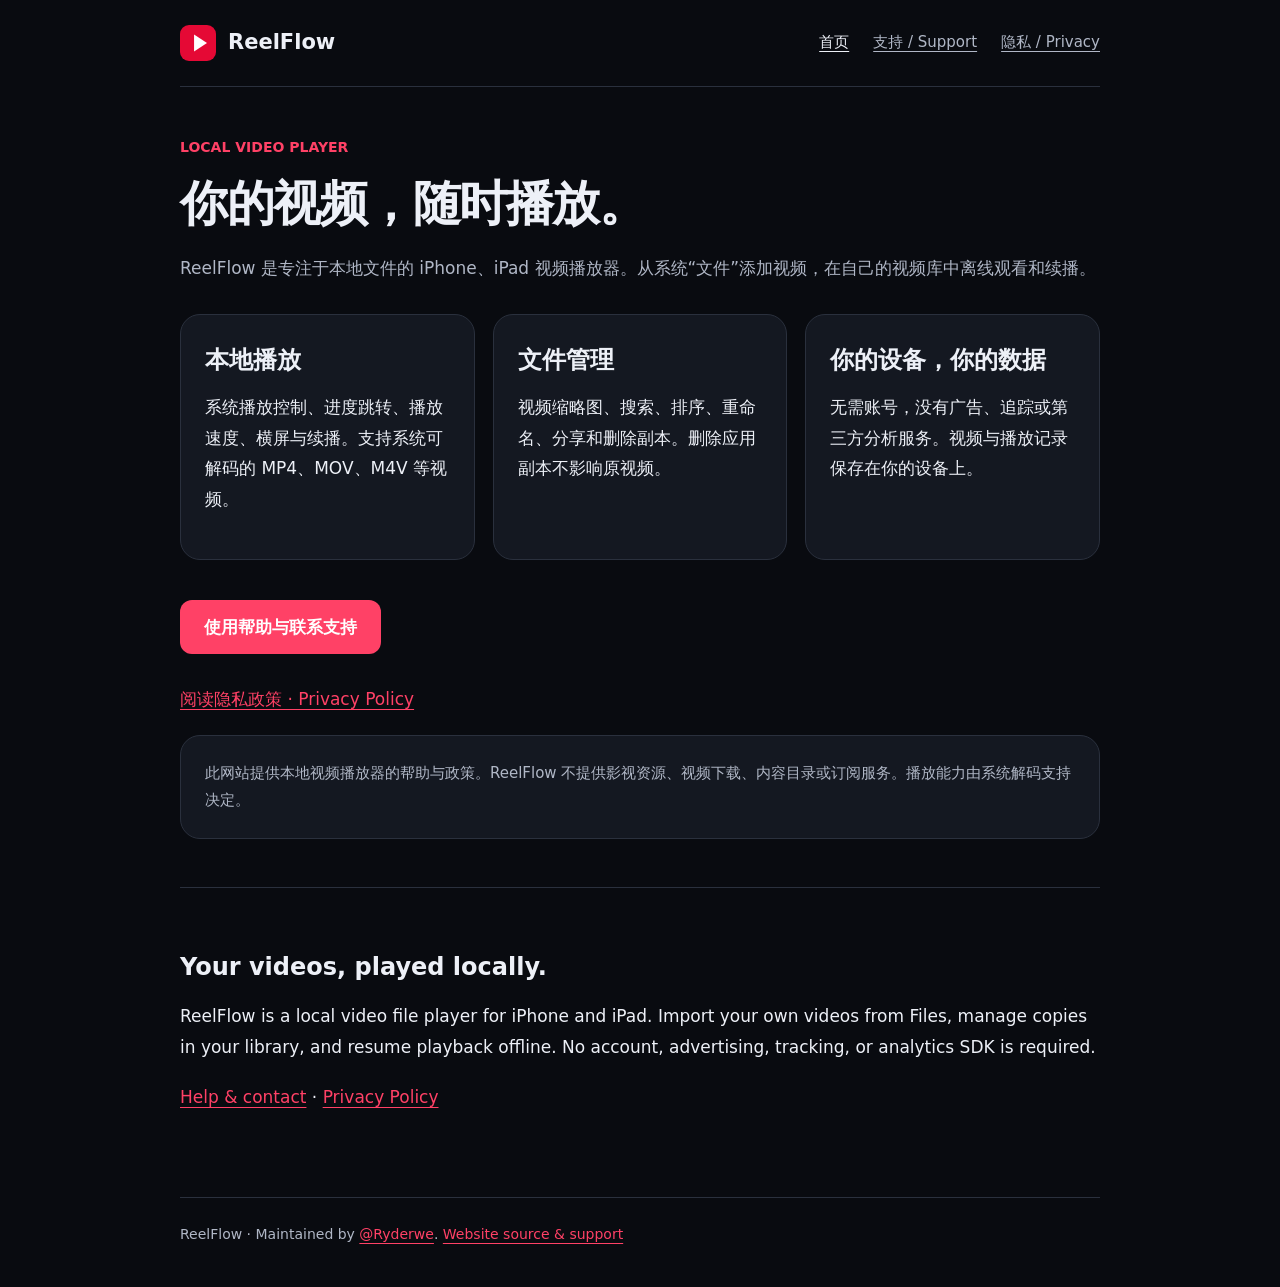
<file: index.html>
<!doctype html><html lang="zh-CN"><head><meta charset="utf-8"><meta name="viewport" content="width=device-width,initial-scale=1"><meta name="description" content="ReelFlow 本地视频播放器的官方支持与隐私政策。"><title>ReelFlow · 本地视频播放器</title><link rel="stylesheet" href="styles.css"><link rel="icon" href="icon.svg" type="image/svg+xml"></head><body>
<header><a class="brand" href="./"><img src="icon.svg" alt="">ReelFlow</a><nav aria-label="主导航"><a href="./" aria-current="page">首页</a><a href="support.html">支持 / Support</a><a href="privacy.html">隐私 / Privacy</a></nav></header>
<main><span class="tag">LOCAL VIDEO PLAYER</span><h1>你的视频，随时播放。</h1><p class="lead">ReelFlow 是专注于本地文件的 iPhone、iPad 视频播放器。从系统“文件”添加视频，在自己的视频库中离线观看和续播。</p>
<div class="cards"><section class="card"><h2>本地播放</h2><p>系统播放控制、进度跳转、播放速度、横屏与续播。支持系统可解码的 MP4、MOV、M4V 等视频。</p></section><section class="card"><h2>文件管理</h2><p>视频缩略图、搜索、排序、重命名、分享和删除副本。删除应用副本不影响原视频。</p></section><section class="card"><h2>你的设备，你的数据</h2><p>无需账号，没有广告、追踪或第三方分析服务。视频与播放记录保存在你的设备上。</p></section></div>
<p><a class="button" href="support.html">使用帮助与联系支持</a></p><p><a href="privacy.html">阅读隐私政策 · Privacy Policy</a></p><div class="notice">此网站提供本地视频播放器的帮助与政策。ReelFlow 不提供影视资源、视频下载、内容目录或订阅服务。播放能力由系统解码支持决定。</div>
<section class="english" lang="en"><h2>Your videos, played locally.</h2><p>ReelFlow is a local video file player for iPhone and iPad. Import your own videos from Files, manage copies in your library, and resume playback offline. No account, advertising, tracking, or analytics SDK is required.</p><p><a href="support.html#english">Help &amp; contact</a> · <a href="privacy.html#english">Privacy Policy</a></p></section></main>
<footer>ReelFlow · Maintained by <a href="https://github.com/Ryderwe" rel="me">@Ryderwe</a>. <a href="https://github.com/Ryderwe/reelflow-support">Website source &amp; support</a></footer></body></html>
</file>
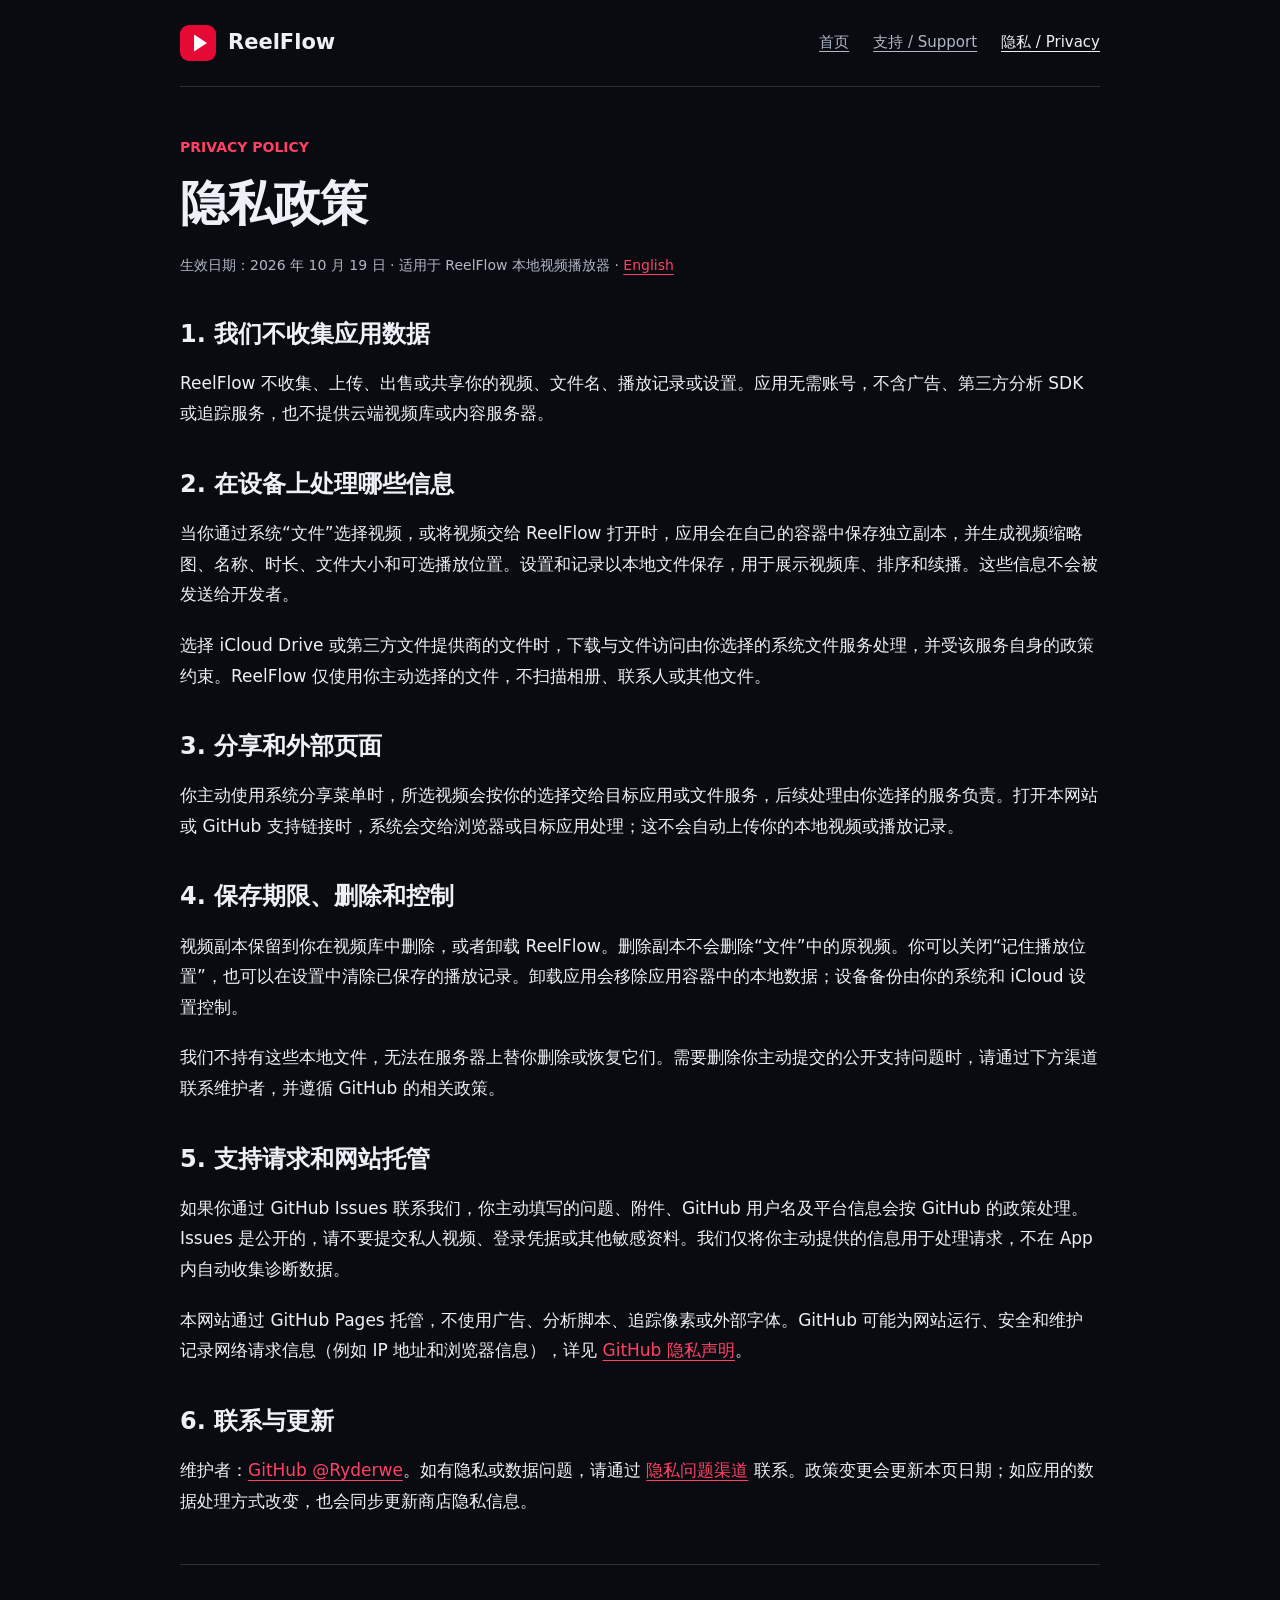
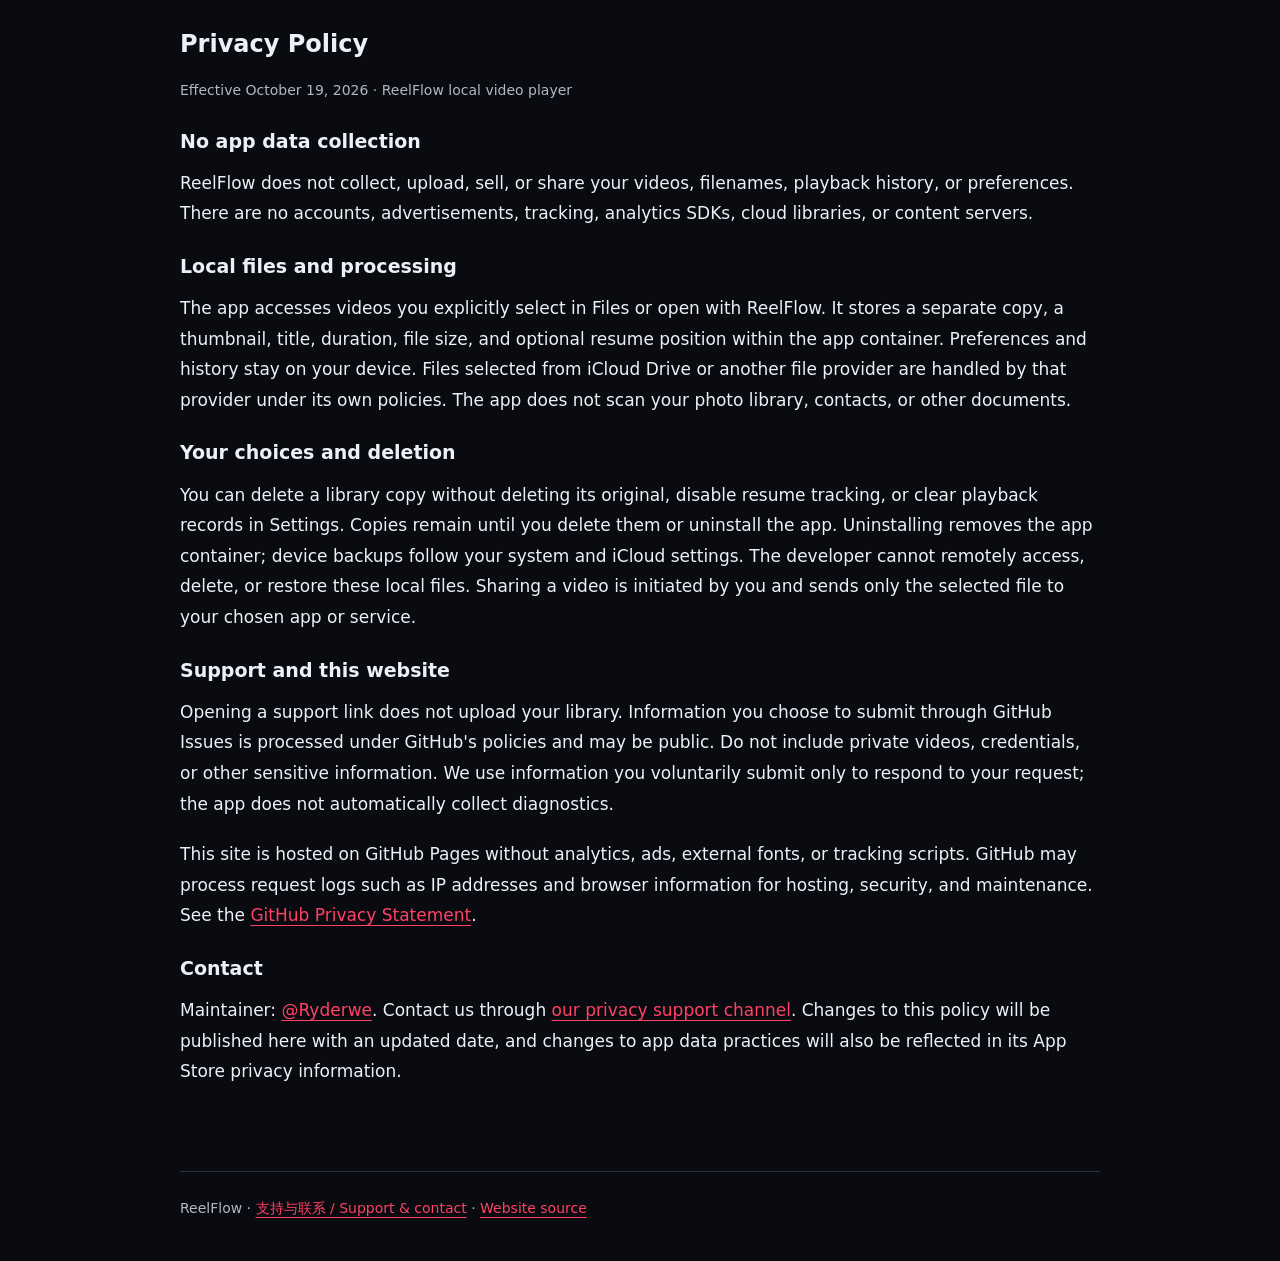
<file: privacy.html>
<!doctype html><html lang="zh-CN"><head><meta charset="utf-8"><meta name="viewport" content="width=device-width,initial-scale=1"><meta name="description" content="ReelFlow 本地视频播放器隐私政策：设备本地处理、文件访问与删除、支持渠道和网站托管说明。"><title>隐私政策 · ReelFlow</title><link rel="stylesheet" href="styles.css"><link rel="icon" href="icon.svg" type="image/svg+xml"></head><body>
<header><a class="brand" href="./"><img src="icon.svg" alt="">ReelFlow</a><nav aria-label="主导航"><a href="./">首页</a><a href="support.html">支持 / Support</a><a href="privacy.html" aria-current="page">隐私 / Privacy</a></nav></header>
<main><span class="tag">PRIVACY POLICY</span><h1>隐私政策</h1><p class="meta">生效日期：2026 年 10 月 19 日 · 适用于 ReelFlow 本地视频播放器 · <a href="#english">English</a></p>
<h2>1. 我们不收集应用数据</h2><p>ReelFlow 不收集、上传、出售或共享你的视频、文件名、播放记录或设置。应用无需账号，不含广告、第三方分析 SDK 或追踪服务，也不提供云端视频库或内容服务器。</p>
<h2>2. 在设备上处理哪些信息</h2><p>当你通过系统“文件”选择视频，或将视频交给 ReelFlow 打开时，应用会在自己的容器中保存独立副本，并生成视频缩略图、名称、时长、文件大小和可选播放位置。设置和记录以本地文件保存，用于展示视频库、排序和续播。这些信息不会被发送给开发者。</p><p>选择 iCloud Drive 或第三方文件提供商的文件时，下载与文件访问由你选择的系统文件服务处理，并受该服务自身的政策约束。ReelFlow 仅使用你主动选择的文件，不扫描相册、联系人或其他文件。</p>
<h2>3. 分享和外部页面</h2><p>你主动使用系统分享菜单时，所选视频会按你的选择交给目标应用或文件服务，后续处理由你选择的服务负责。打开本网站或 GitHub 支持链接时，系统会交给浏览器或目标应用处理；这不会自动上传你的本地视频或播放记录。</p>
<h2>4. 保存期限、删除和控制</h2><p>视频副本保留到你在视频库中删除，或者卸载 ReelFlow。删除副本不会删除“文件”中的原视频。你可以关闭“记住播放位置”，也可以在设置中清除已保存的播放记录。卸载应用会移除应用容器中的本地数据；设备备份由你的系统和 iCloud 设置控制。</p><p>我们不持有这些本地文件，无法在服务器上替你删除或恢复它们。需要删除你主动提交的公开支持问题时，请通过下方渠道联系维护者，并遵循 GitHub 的相关政策。</p>
<h2>5. 支持请求和网站托管</h2><p>如果你通过 GitHub Issues 联系我们，你主动填写的问题、附件、GitHub 用户名及平台信息会按 GitHub 的政策处理。Issues 是公开的，请不要提交私人视频、登录凭据或其他敏感资料。我们仅将你主动提供的信息用于处理请求，不在 App 内自动收集诊断数据。</p><p>本网站通过 GitHub Pages 托管，不使用广告、分析脚本、追踪像素或外部字体。GitHub 可能为网站运行、安全和维护记录网络请求信息（例如 IP 地址和浏览器信息），详见 <a href="https://docs.github.com/en/site-policy/privacy-policies/github-general-privacy-statement">GitHub 隐私声明</a>。</p>
<h2>6. 联系与更新</h2><p>维护者：<a href="https://github.com/Ryderwe">GitHub @Ryderwe</a>。如有隐私或数据问题，请通过 <a href="https://github.com/Ryderwe/reelflow-support/issues/new?labels=privacy&amp;title=Privacy%20request">隐私问题渠道</a> 联系。政策变更会更新本页日期；如应用的数据处理方式改变，也会同步更新商店隐私信息。</p>
<section class="english" lang="en" id="english"><h2>Privacy Policy</h2><p class="meta">Effective October 19, 2026 · ReelFlow local video player</p>
<h3>No app data collection</h3><p>ReelFlow does not collect, upload, sell, or share your videos, filenames, playback history, or preferences. There are no accounts, advertisements, tracking, analytics SDKs, cloud libraries, or content servers.</p>
<h3>Local files and processing</h3><p>The app accesses videos you explicitly select in Files or open with ReelFlow. It stores a separate copy, a thumbnail, title, duration, file size, and optional resume position within the app container. Preferences and history stay on your device. Files selected from iCloud Drive or another file provider are handled by that provider under its own policies. The app does not scan your photo library, contacts, or other documents.</p>
<h3>Your choices and deletion</h3><p>You can delete a library copy without deleting its original, disable resume tracking, or clear playback records in Settings. Copies remain until you delete them or uninstall the app. Uninstalling removes the app container; device backups follow your system and iCloud settings. The developer cannot remotely access, delete, or restore these local files. Sharing a video is initiated by you and sends only the selected file to your chosen app or service.</p>
<h3>Support and this website</h3><p>Opening a support link does not upload your library. Information you choose to submit through GitHub Issues is processed under GitHub's policies and may be public. Do not include private videos, credentials, or other sensitive information. We use information you voluntarily submit only to respond to your request; the app does not automatically collect diagnostics.</p><p>This site is hosted on GitHub Pages without analytics, ads, external fonts, or tracking scripts. GitHub may process request logs such as IP addresses and browser information for hosting, security, and maintenance. See the <a href="https://docs.github.com/en/site-policy/privacy-policies/github-general-privacy-statement">GitHub Privacy Statement</a>.</p>
<h3>Contact</h3><p>Maintainer: <a href="https://github.com/Ryderwe">@Ryderwe</a>. Contact us through <a href="https://github.com/Ryderwe/reelflow-support/issues/new?labels=privacy&amp;title=Privacy%20request">our privacy support channel</a>. Changes to this policy will be published here with an updated date, and changes to app data practices will also be reflected in its App Store privacy information.</p></section></main>
<footer>ReelFlow · <a href="support.html">支持与联系 / Support &amp; contact</a> · <a href="https://github.com/Ryderwe/reelflow-support">Website source</a></footer></body></html>
</file>
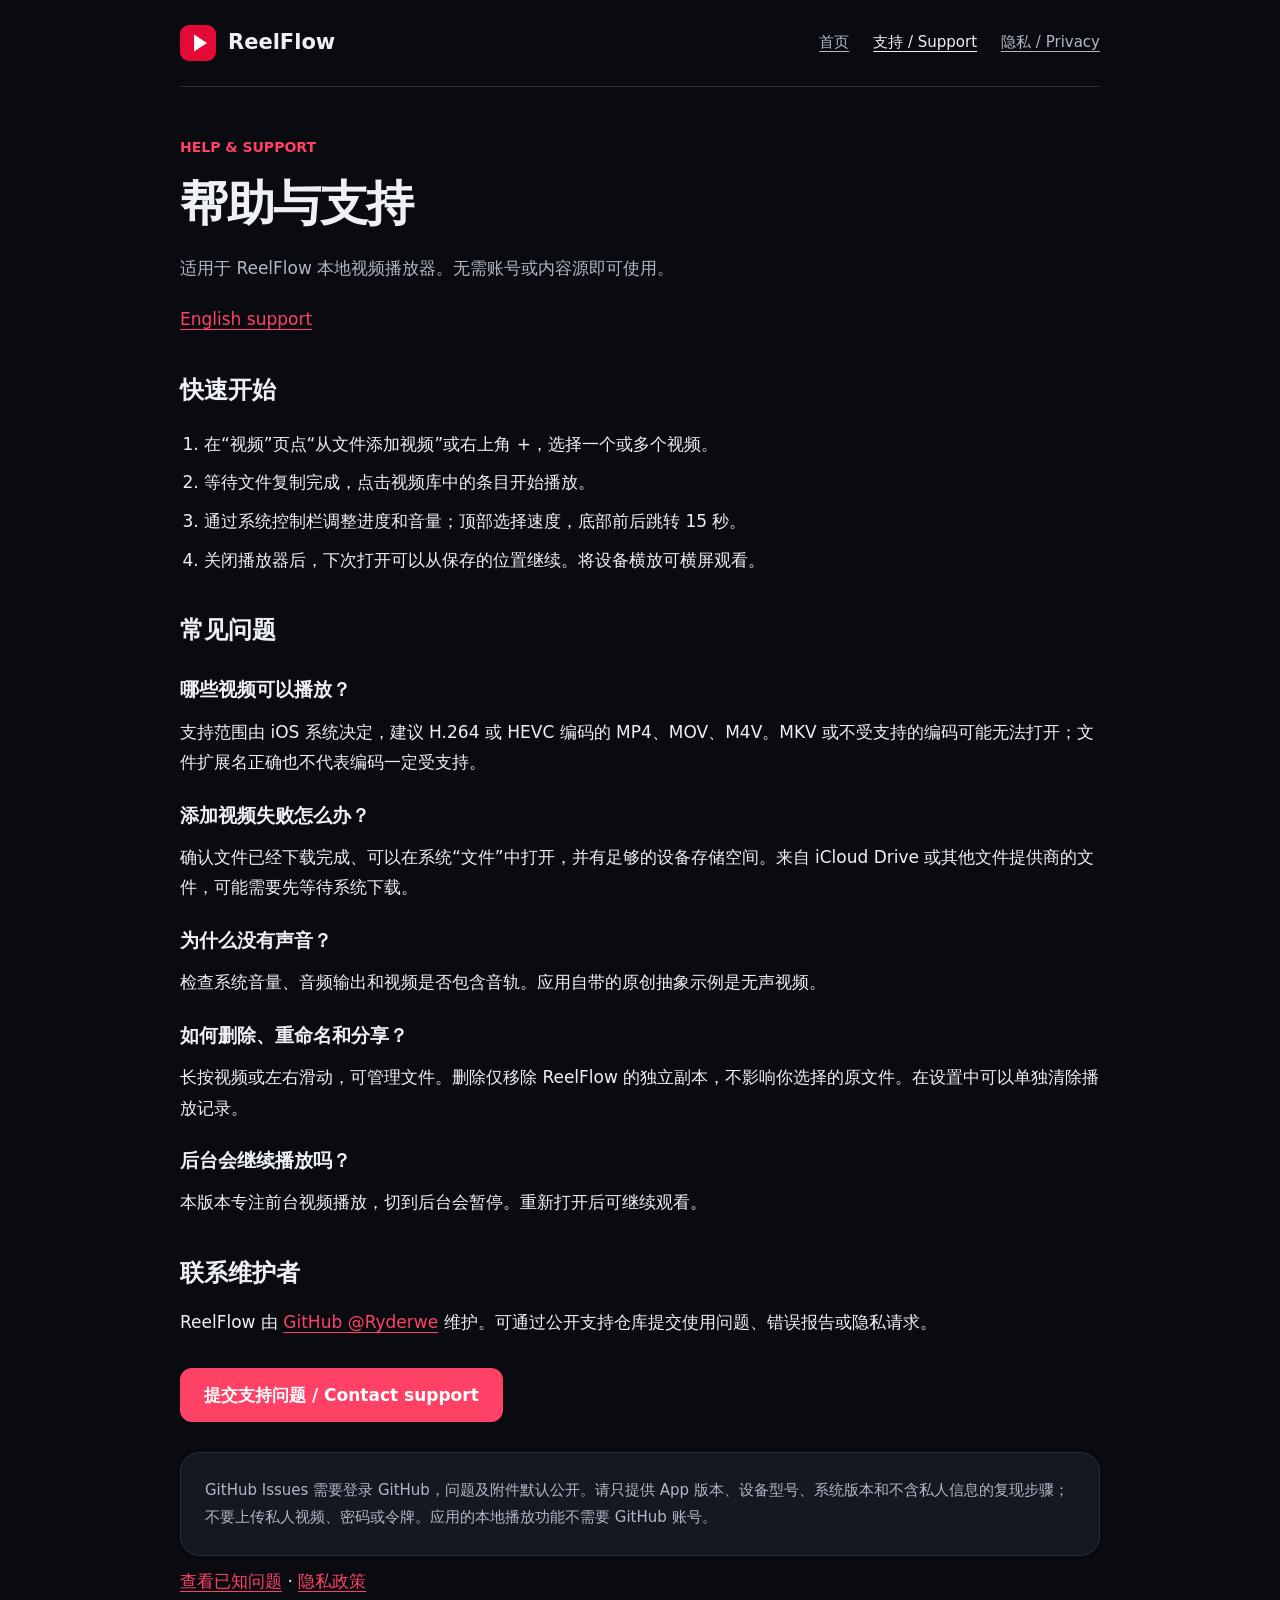
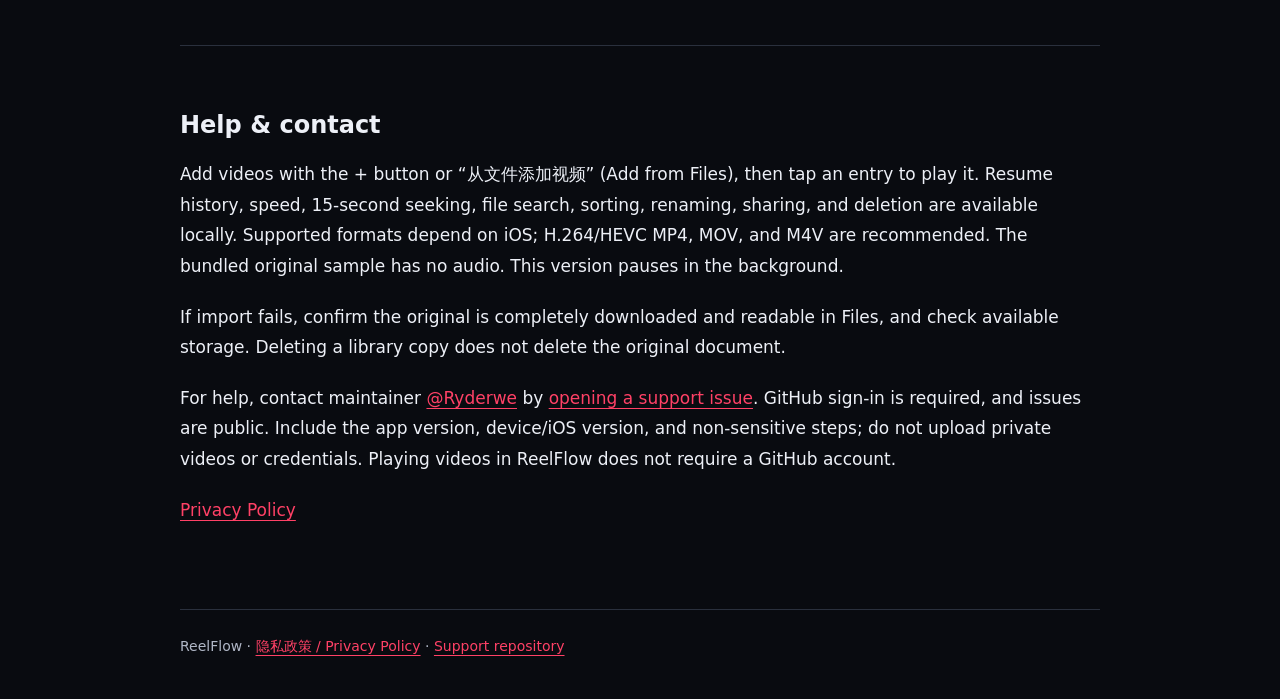
<file: support.html>
<!doctype html><html lang="zh-CN"><head><meta charset="utf-8"><meta name="viewport" content="width=device-width,initial-scale=1"><meta name="description" content="ReelFlow 视频添加、播放、续播、文件管理帮助，以及联系维护者的官方渠道。"><title>帮助与支持 · ReelFlow</title><link rel="stylesheet" href="styles.css"><link rel="icon" href="icon.svg" type="image/svg+xml"></head><body>
<header><a class="brand" href="./"><img src="icon.svg" alt="">ReelFlow</a><nav aria-label="主导航"><a href="./">首页</a><a href="support.html" aria-current="page">支持 / Support</a><a href="privacy.html">隐私 / Privacy</a></nav></header>
<main><span class="tag">HELP &amp; SUPPORT</span><h1>帮助与支持</h1><p class="lead">适用于 ReelFlow 本地视频播放器。无需账号或内容源即可使用。</p><p><a href="#english">English support</a></p>
<h2>快速开始</h2><ol><li>在“视频”页点“从文件添加视频”或右上角 +，选择一个或多个视频。</li><li>等待文件复制完成，点击视频库中的条目开始播放。</li><li>通过系统控制栏调整进度和音量；顶部选择速度，底部前后跳转 15 秒。</li><li>关闭播放器后，下次打开可以从保存的位置继续。将设备横放可横屏观看。</li></ol>
<h2>常见问题</h2><h3>哪些视频可以播放？</h3><p>支持范围由 iOS 系统决定，建议 H.264 或 HEVC 编码的 MP4、MOV、M4V。MKV 或不受支持的编码可能无法打开；文件扩展名正确也不代表编码一定受支持。</p><h3>添加视频失败怎么办？</h3><p>确认文件已经下载完成、可以在系统“文件”中打开，并有足够的设备存储空间。来自 iCloud Drive 或其他文件提供商的文件，可能需要先等待系统下载。</p><h3>为什么没有声音？</h3><p>检查系统音量、音频输出和视频是否包含音轨。应用自带的原创抽象示例是无声视频。</p><h3>如何删除、重命名和分享？</h3><p>长按视频或左右滑动，可管理文件。删除仅移除 ReelFlow 的独立副本，不影响你选择的原文件。在设置中可以单独清除播放记录。</p><h3>后台会继续播放吗？</h3><p>本版本专注前台视频播放，切到后台会暂停。重新打开后可继续观看。</p>
<h2>联系维护者</h2><p>ReelFlow 由 <a href="https://github.com/Ryderwe">GitHub @Ryderwe</a> 维护。可通过公开支持仓库提交使用问题、错误报告或隐私请求。</p><p><a class="button" href="https://github.com/Ryderwe/reelflow-support/issues/new?title=ReelFlow%20support">提交支持问题 / Contact support</a></p><div class="notice">GitHub Issues 需要登录 GitHub，问题及附件默认公开。请只提供 App 版本、设备型号、系统版本和不含私人信息的复现步骤；不要上传私人视频、密码或令牌。应用的本地播放功能不需要 GitHub 账号。</div><p><a href="https://github.com/Ryderwe/reelflow-support/issues">查看已知问题</a> · <a href="privacy.html">隐私政策</a></p>
<section class="english" lang="en" id="english"><h2>Help &amp; contact</h2><p>Add videos with the + button or “从文件添加视频” (Add from Files), then tap an entry to play it. Resume history, speed, 15-second seeking, file search, sorting, renaming, sharing, and deletion are available locally. Supported formats depend on iOS; H.264/HEVC MP4, MOV, and M4V are recommended. The bundled original sample has no audio. This version pauses in the background.</p><p>If import fails, confirm the original is completely downloaded and readable in Files, and check available storage. Deleting a library copy does not delete the original document.</p><p>For help, contact maintainer <a href="https://github.com/Ryderwe">@Ryderwe</a> by <a href="https://github.com/Ryderwe/reelflow-support/issues/new?title=ReelFlow%20support">opening a support issue</a>. GitHub sign-in is required, and issues are public. Include the app version, device/iOS version, and non-sensitive steps; do not upload private videos or credentials. Playing videos in ReelFlow does not require a GitHub account.</p><p><a href="privacy.html#english">Privacy Policy</a></p></section></main>
<footer>ReelFlow · <a href="privacy.html">隐私政策 / Privacy Policy</a> · <a href="https://github.com/Ryderwe/reelflow-support">Support repository</a></footer></body></html>
</file>
<file: styles.css>
:root{color-scheme:dark;--bg:#090b10;--surface:#141821;--line:#2a303d;--text:#edf0f7;--muted:#b0b7c6;--accent:#ff4166}*{box-sizing:border-box}body{margin:0;background:var(--bg);color:var(--text);font:17px/1.8 system-ui,-apple-system,BlinkMacSystemFont,"Segoe UI",sans-serif}a{color:var(--accent);text-underline-offset:4px}a:focus-visible,button:focus-visible{outline:3px solid #fff;outline-offset:5px}header,main,footer{width:min(920px,calc(100% - 40px));margin:auto}header{padding:24px 0;display:flex;align-items:center;justify-content:space-between;gap:24px;border-bottom:1px solid var(--line)}.brand{display:flex;gap:12px;align-items:center;color:var(--text);font-size:21px;font-weight:750;text-decoration:none}.brand img{width:36px;height:36px}nav{display:flex;gap:24px;flex-wrap:wrap}nav a{color:var(--muted);font-size:15px}nav [aria-current=page]{color:var(--text)}main{padding:44px 0 64px}h1{font-size:clamp(30px,6vw,48px);line-height:1.25;letter-spacing:-.03em;margin:12px 0 20px}h2{font-size:24px;margin:34px 0 12px}h3{font-size:19px;margin:20px 0 8px}p{margin:10px 0 20px}.lead,.meta{color:var(--muted)}.meta{font-size:14px}.tag{color:var(--accent);font-size:14px;font-weight:650}.cards{display:grid;grid-template-columns:repeat(auto-fit,minmax(230px,1fr));gap:18px;margin:30px 0}.card,.notice{padding:24px;border-radius:20px;background:var(--surface);border:1px solid var(--line)}.card h2{margin:0 0 10px}.button{display:inline-block;padding:12px 24px;border-radius:12px;background:var(--accent);color:#fff;text-decoration:none;font-weight:700;margin:10px 0}.notice{font-size:15px;color:var(--muted)}.english{border-top:1px solid var(--line);margin-top:48px;padding-top:24px}footer{padding:24px 0 40px;border-top:1px solid var(--line);color:var(--muted);font-size:14px}ul,ol{padding-left:24px}li{margin:8px 0}code{background:#1d2330;padding:2px 6px;border-radius:5px;font-size:.9em}@media(max-width:580px){header{align-items:flex-start;flex-direction:column;gap:16px}nav{gap:18px}main{padding-top:28px}.card,.notice{padding:20px}}
</file>
